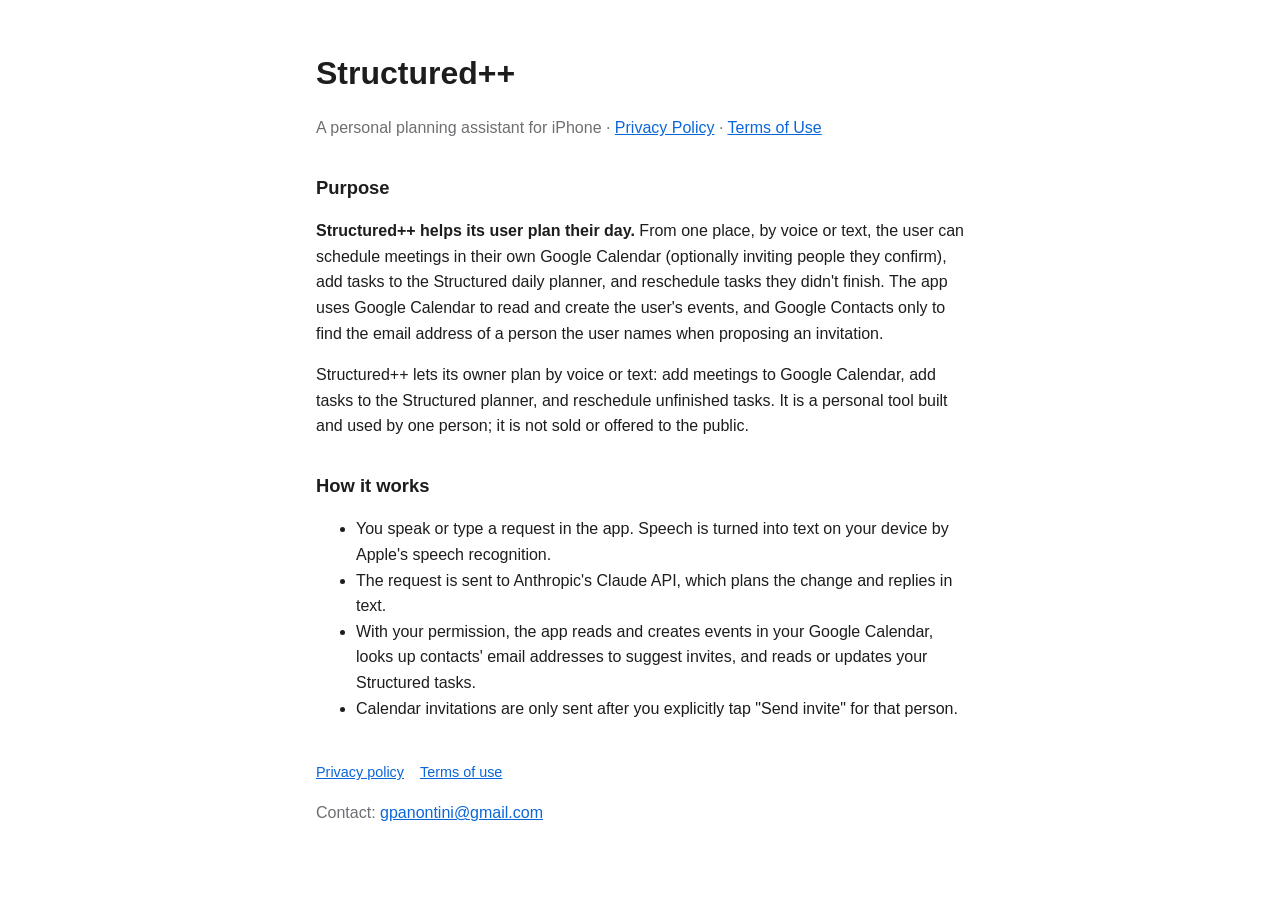
<file: index.html>
<!doctype html>
<html lang="en"><head><meta charset="utf-8"><meta name="viewport" content="width=device-width, initial-scale=1">
<title>Structured++</title><link rel="stylesheet" href="style.css"></head>
<body><main>
<h1>Structured++</h1>
<p class="muted">A personal planning assistant for iPhone · <a href="privacy.html">Privacy Policy</a> · <a href="terms.html">Terms of Use</a></p>
<h2>Purpose</h2>
<p><strong>Structured++ helps its user plan their day.</strong> From one place, by voice or text, the user can schedule meetings in their own Google Calendar (optionally inviting people they confirm), add tasks to the Structured daily planner, and reschedule tasks they didn't finish. The app uses Google Calendar to read and create the user's events, and Google Contacts only to find the email address of a person the user names when proposing an invitation.</p>
<p>Structured++ lets its owner plan by voice or text: add meetings to Google Calendar, add tasks to the Structured planner, and reschedule unfinished tasks. It is a personal tool built and used by one person; it is not sold or offered to the public.</p>
<h2>How it works</h2>
<ul>
<li>You speak or type a request in the app. Speech is turned into text on your device by Apple's speech recognition.</li>
<li>The request is sent to Anthropic's Claude API, which plans the change and replies in text.</li>
<li>With your permission, the app reads and creates events in your Google Calendar, looks up contacts' email addresses to suggest invites, and reads or updates your Structured tasks.</li>
<li>Calendar invitations are only sent after you explicitly tap "Send invite" for that person.</li>
</ul>
<nav><a href="privacy.html">Privacy policy</a><a href="terms.html">Terms of use</a></nav>
<p class="muted">Contact: <a href="mailto:gpanontini@gmail.com">gpanontini@gmail.com</a></p>
</main></body></html>
</file>
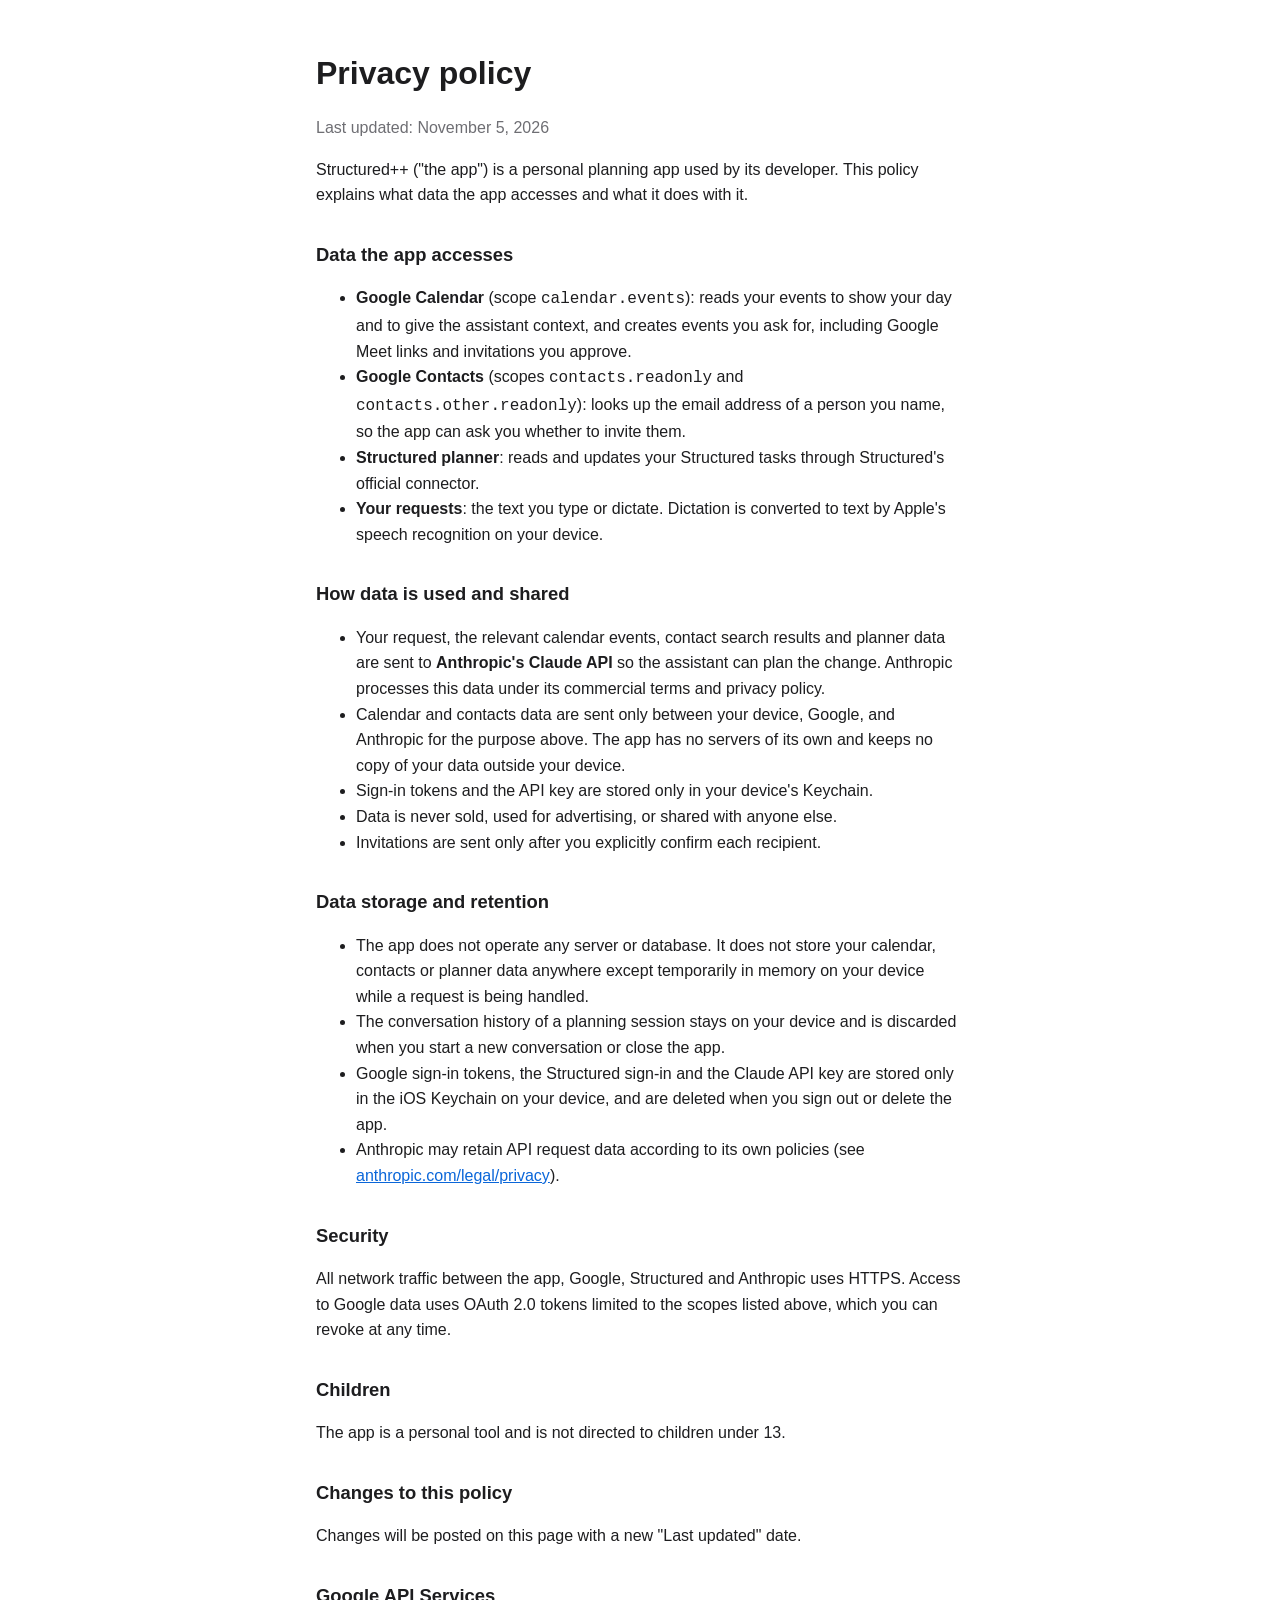
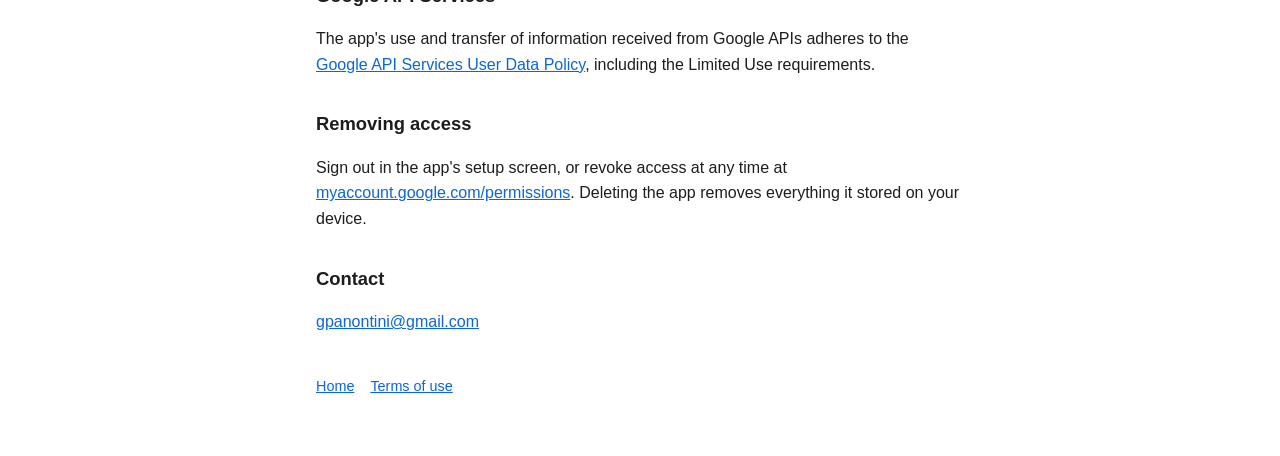
<file: privacy.html>
<!doctype html>
<html lang="en"><head><meta charset="utf-8"><meta name="viewport" content="width=device-width, initial-scale=1">
<title>Structured++ Privacy</title><link rel="stylesheet" href="style.css"></head>
<body><main>
<h1>Privacy policy</h1>
<p class="muted">Last updated: November 5, 2026</p>
<p>Structured++ ("the app") is a personal planning app used by its developer. This policy explains what data the app accesses and what it does with it.</p>

<h2>Data the app accesses</h2>
<ul>
<li><strong>Google Calendar</strong> (scope <code>calendar.events</code>): reads your events to show your day and to give the assistant context, and creates events you ask for, including Google Meet links and invitations you approve.</li>
<li><strong>Google Contacts</strong> (scopes <code>contacts.readonly</code> and <code>contacts.other.readonly</code>): looks up the email address of a person you name, so the app can ask you whether to invite them.</li>
<li><strong>Structured planner</strong>: reads and updates your Structured tasks through Structured's official connector.</li>
<li><strong>Your requests</strong>: the text you type or dictate. Dictation is converted to text by Apple's speech recognition on your device.</li>
</ul>

<h2>How data is used and shared</h2>
<ul>
<li>Your request, the relevant calendar events, contact search results and planner data are sent to <strong>Anthropic's Claude API</strong> so the assistant can plan the change. Anthropic processes this data under its commercial terms and privacy policy.</li>
<li>Calendar and contacts data are sent only between your device, Google, and Anthropic for the purpose above. The app has no servers of its own and keeps no copy of your data outside your device.</li>
<li>Sign-in tokens and the API key are stored only in your device's Keychain.</li>
<li>Data is never sold, used for advertising, or shared with anyone else.</li>
<li>Invitations are sent only after you explicitly confirm each recipient.</li>
</ul>

<h2>Data storage and retention</h2>
<ul>
<li>The app does not operate any server or database. It does not store your calendar, contacts or planner data anywhere except temporarily in memory on your device while a request is being handled.</li>
<li>The conversation history of a planning session stays on your device and is discarded when you start a new conversation or close the app.</li>
<li>Google sign-in tokens, the Structured sign-in and the Claude API key are stored only in the iOS Keychain on your device, and are deleted when you sign out or delete the app.</li>
<li>Anthropic may retain API request data according to its own policies (see <a href="https://www.anthropic.com/legal/privacy">anthropic.com/legal/privacy</a>).</li>
</ul>

<h2>Security</h2>
<p>All network traffic between the app, Google, Structured and Anthropic uses HTTPS. Access to Google data uses OAuth 2.0 tokens limited to the scopes listed above, which you can revoke at any time.</p>

<h2>Children</h2>
<p>The app is a personal tool and is not directed to children under 13.</p>

<h2>Changes to this policy</h2>
<p>Changes will be posted on this page with a new "Last updated" date.</p>

<h2>Google API Services</h2>
<p>The app's use and transfer of information received from Google APIs adheres to the <a href="https://developers.google.com/terms/api-services-user-data-policy">Google API Services User Data Policy</a>, including the Limited Use requirements.</p>

<h2>Removing access</h2>
<p>Sign out in the app's setup screen, or revoke access at any time at <a href="https://myaccount.google.com/permissions">myaccount.google.com/permissions</a>. Deleting the app removes everything it stored on your device.</p>

<h2>Contact</h2>
<p><a href="mailto:gpanontini@gmail.com">gpanontini@gmail.com</a></p>
<nav><a href="index.html">Home</a><a href="terms.html">Terms of use</a></nav>
</main></body></html>
</file>
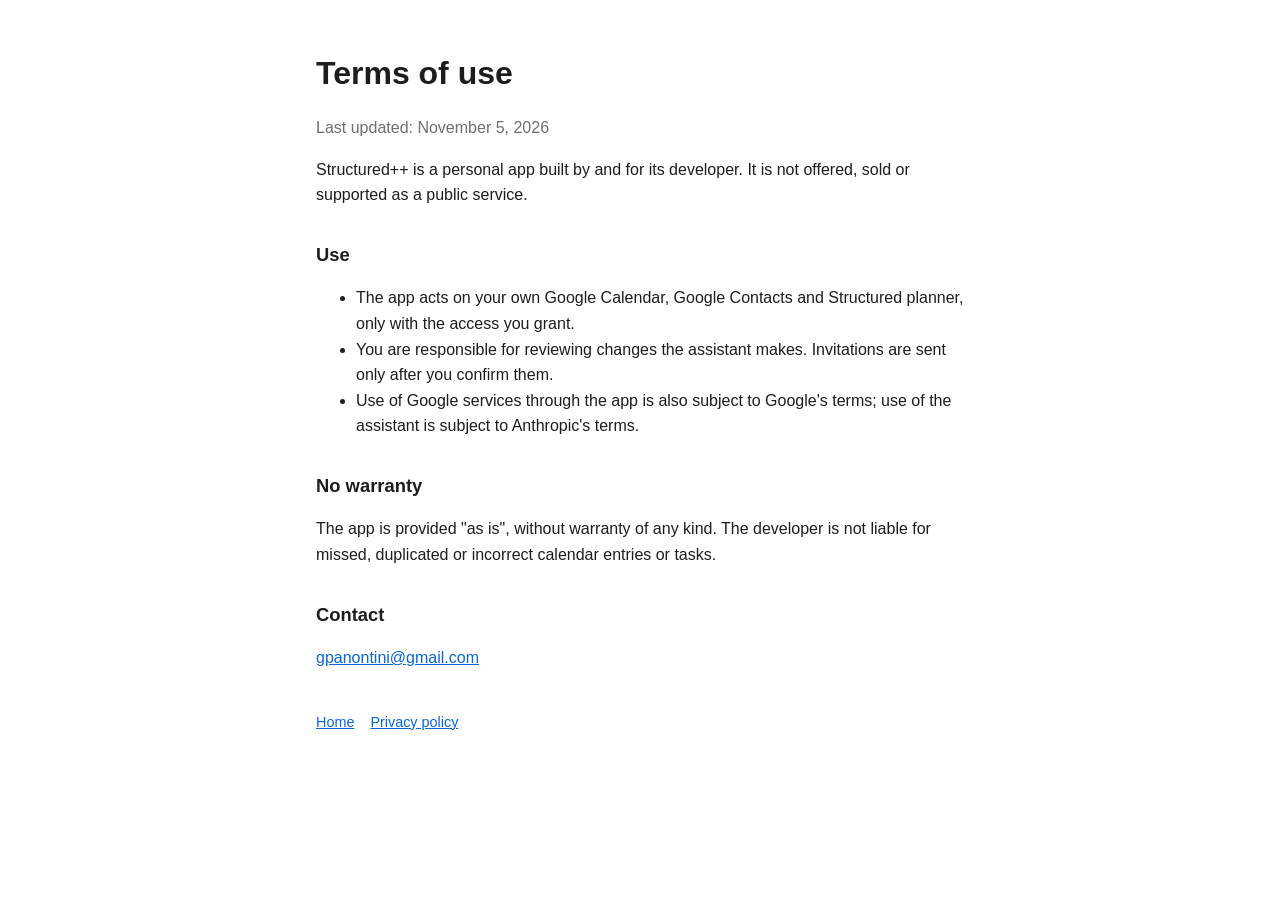
<file: terms.html>
<!doctype html>
<html lang="en"><head><meta charset="utf-8"><meta name="viewport" content="width=device-width, initial-scale=1">
<title>Structured++ Terms</title><link rel="stylesheet" href="style.css"></head>
<body><main>
<h1>Terms of use</h1>
<p class="muted">Last updated: November 5, 2026</p>
<p>Structured++ is a personal app built by and for its developer. It is not offered, sold or supported as a public service.</p>
<h2>Use</h2>
<ul>
<li>The app acts on your own Google Calendar, Google Contacts and Structured planner, only with the access you grant.</li>
<li>You are responsible for reviewing changes the assistant makes. Invitations are sent only after you confirm them.</li>
<li>Use of Google services through the app is also subject to Google's terms; use of the assistant is subject to Anthropic's terms.</li>
</ul>
<h2>No warranty</h2>
<p>The app is provided "as is", without warranty of any kind. The developer is not liable for missed, duplicated or incorrect calendar entries or tasks.</p>
<h2>Contact</h2>
<p><a href="mailto:gpanontini@gmail.com">gpanontini@gmail.com</a></p>
<nav><a href="index.html">Home</a><a href="privacy.html">Privacy policy</a></nav>
</main></body></html>
</file>
<file: style.css>
:root { --fg:#1d1d1f; --muted:#6e6e73; --bg:#ffffff; --accent:#0a66d9; }
@media (prefers-color-scheme: dark) { :root { --fg:#f5f5f7; --muted:#a1a1a6; --bg:#111113; --accent:#4c9dff; } }
* { box-sizing: border-box; }
body { margin:0; background:var(--bg); color:var(--fg); font:16px/1.6 -apple-system, BlinkMacSystemFont, "Segoe UI", sans-serif; }
main { max-width: 680px; margin: 0 auto; padding: 48px 16px 64px; }
h1 { font-size: 2rem; margin: 0 0 8px; } h2 { font-size: 1.15rem; margin-top: 32px; }
p, li { color: var(--fg); } .muted { color: var(--muted); }
a { color: var(--accent); } nav { margin-top: 40px; font-size: .9rem; } nav a { margin-right: 16px; }
</file>
